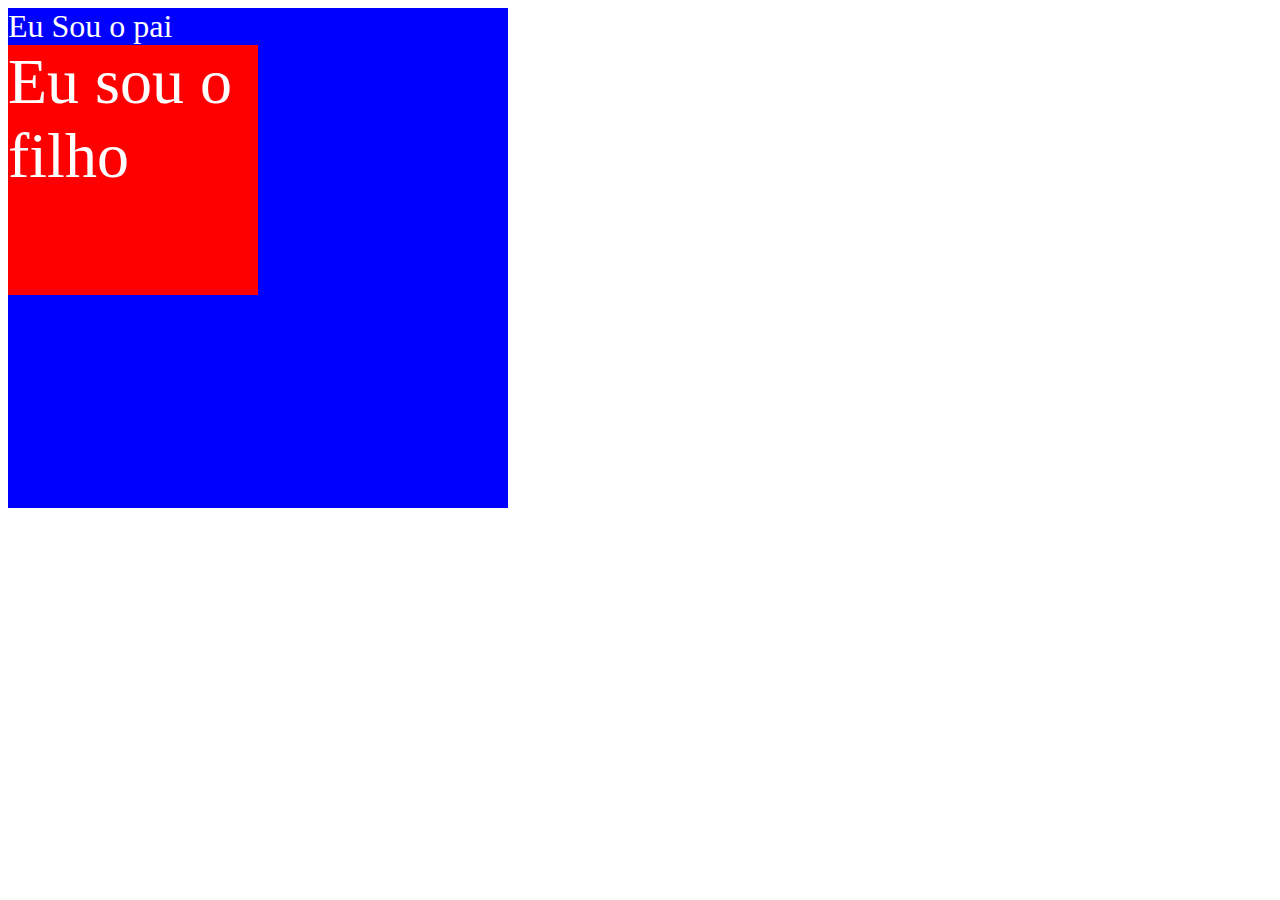
<file: index.html>
<!DOCTYPE html>
<html lang="pt-br">
<head>
    <meta charset="UTF-8">
    <meta http-equiv="X-UA-Compatible" content="IE=edge">
    <meta name="viewport" content="width=device-width, initial-scale=1.0">
    <link rel="stylesheet" href="./styles.css">
    <link rel="preconnect" href="https://fonts.googleapis.com">
    <link rel="preconnect" href="https://fonts.gstatic.com" crossorigin>
    <link rel="preconnect" href="https://fonts.googleapis.com">
    <link rel="preconnect" href="https://fonts.gstatic.com" crossorigin>
    <link href="https://fonts.googleapis.com/css2?family=Roboto:ital,wght@0,100;0,300;0,400;0,500;0,700;0,900;1,100;1,300;1,400;1,500;1,700;1,900&display=swap" rel="stylesheet">
    <title>css</title>
</head>
<body class="vo">
    <div class="pai">Eu Sou o pai
        <div class="filho">Eu sou o filho</div>

        </div>
    
</body>
</html>
</file>
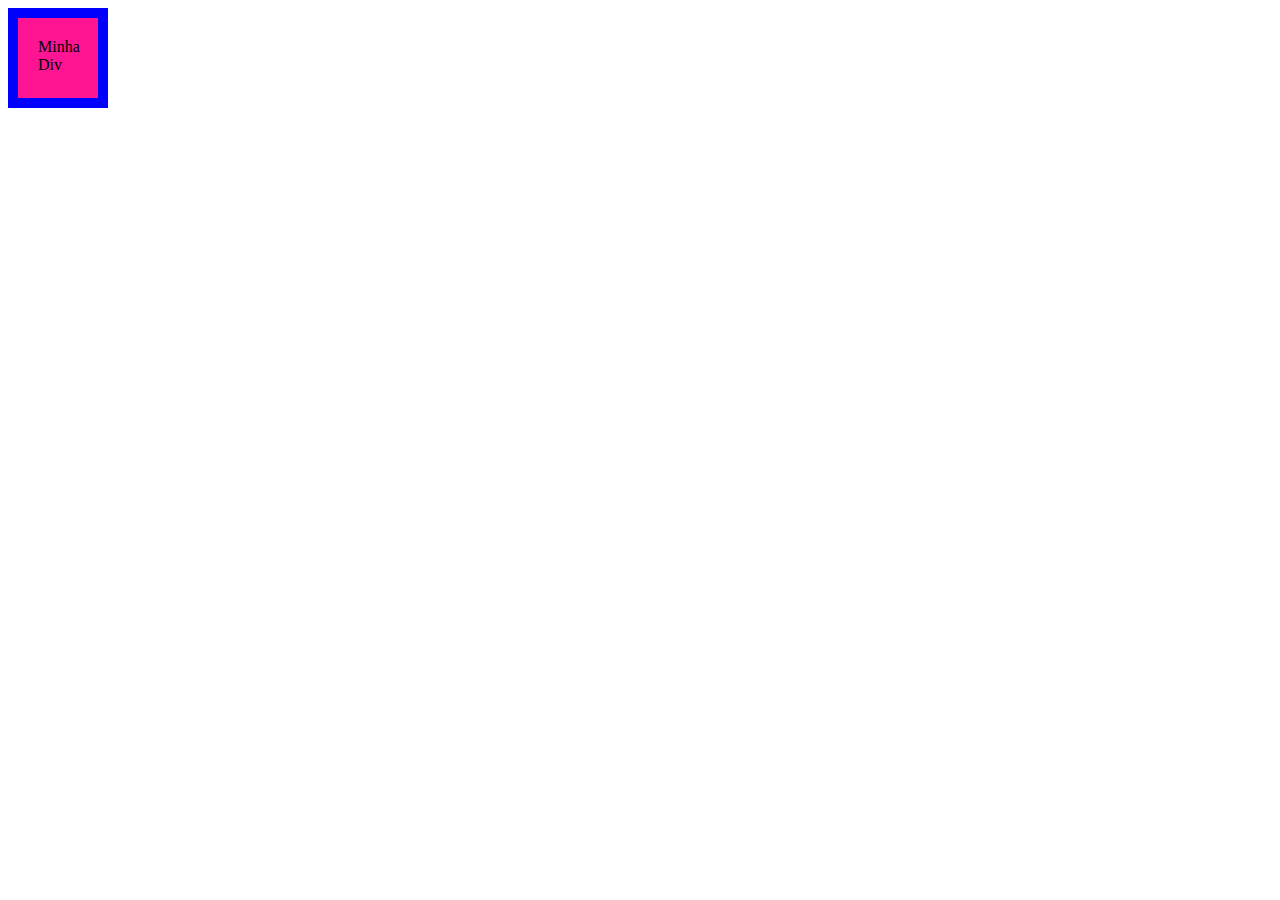
<file: Box-sizing/Index.html>
<!DOCTYPE html>
<html lang="pt-br">
<head>
    <meta charset="UTF-8">
    <meta http-equiv="X-UA-Compatible" content="IE=edge">
    <meta name="viewport" content="width=device-width, initial-scale=1.0">
    <link rel="stylesheet" href="./styles.css">
    <title>Box-Sizing</title>
</head>
<body>
    <div class="box">
        Minha Div
    </div>
    
</body>
</html>
</file>
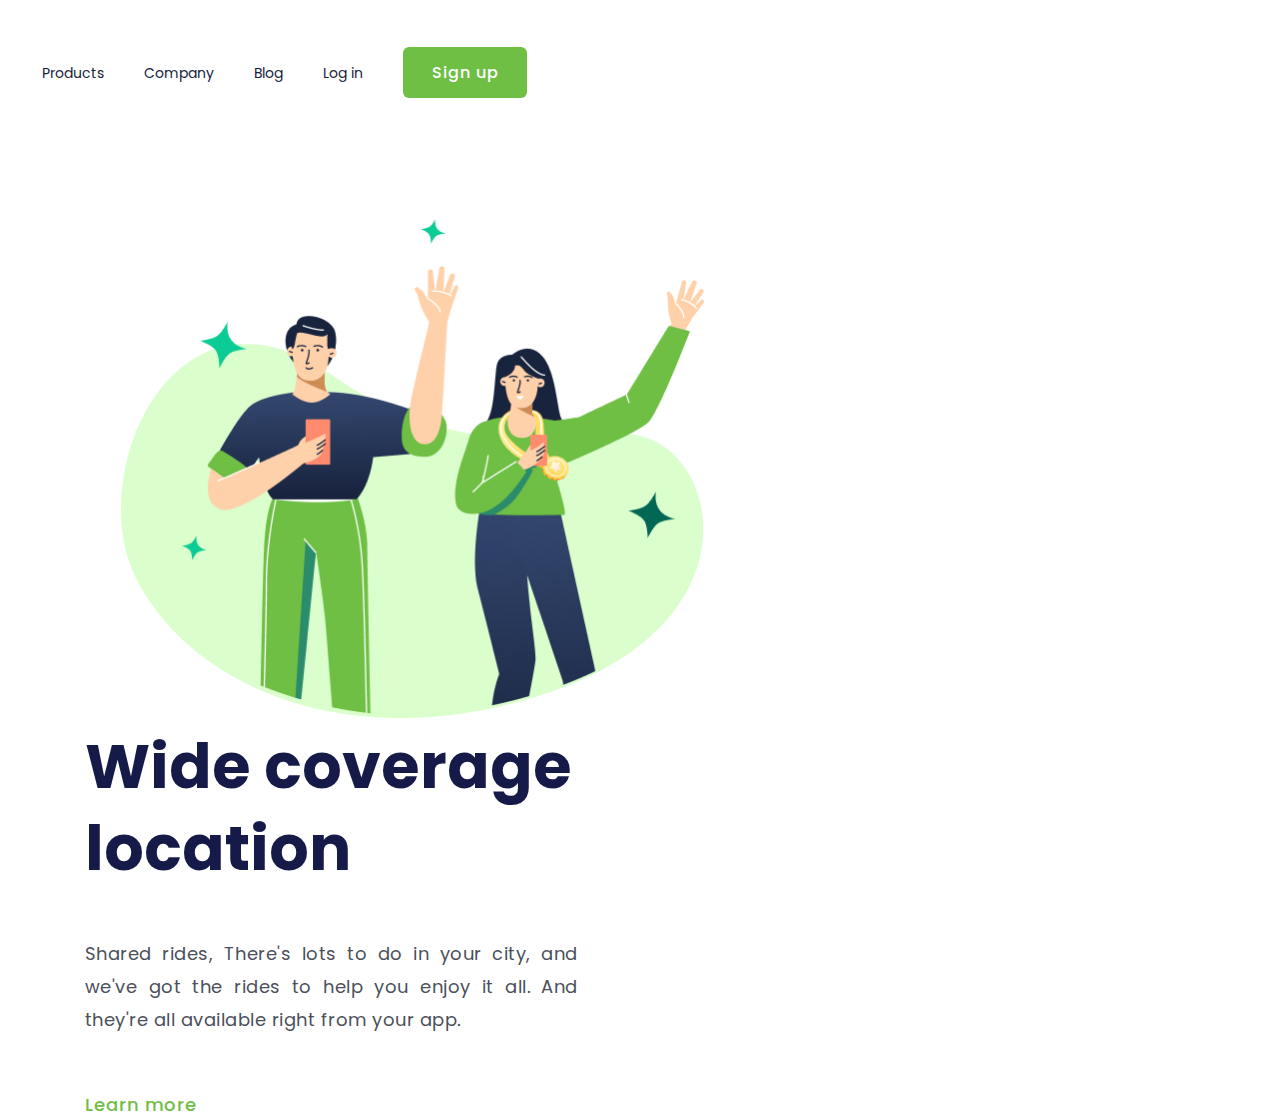
<file: Desafio 1/Index.html>
<!DOCTYPE html>
<html lang="pt-br">
<head>
    <meta charset="UTF-8">
    <meta http-equiv="X-UA-Compatible" content="IE=edge">
    <meta name="viewport" content="width=device-width, initial-scale=1.0">
    <link rel="preconnect" href="https://fonts.googleapis.com">
    <link rel="preconnect" href="https://fonts.gstatic.com" crossorigin>
    <link href="https://fonts.googleapis.com/css2?family=Montserrat:wght@400;500;600;900&family=Poppins:wght@400;500;700&family=Roboto:ital,wght@0,100;0,300;0,400;0,500;0,700;0,900;1,100;1,300;1,400;1,500;1,700;1,900&display=swap" rel="stylesheet">
    <link rel="stylesheet" href="./style.css">
    <title>Wide Coverage Location</title>
</head>

<body>
    <header>
        
        <a href="" class="link-header">Products</a>
        <a href="" class="link-header">Company</a>
        <a href="" class="link-header">Blog</a>
        <a href="" class="link-header">Log in</a>
        
        <button class="button-header">Sign up</button>
        
    </header>
    <main>
        <img src="./assets/wide-coverage.png" alt="Wide coverage Logo">
        <section>
            <h1>
                Wide coverage location
            </h1>
            
            <p>
                Shared rides, There's lots to do in your city, and we've got the rides to help you enjoy it all. And they're all available right from your app.
            </p>

            <a href="" class="section-link">Learn more</a>



        </section>
    </main>
    
</body>
</html>
</file>
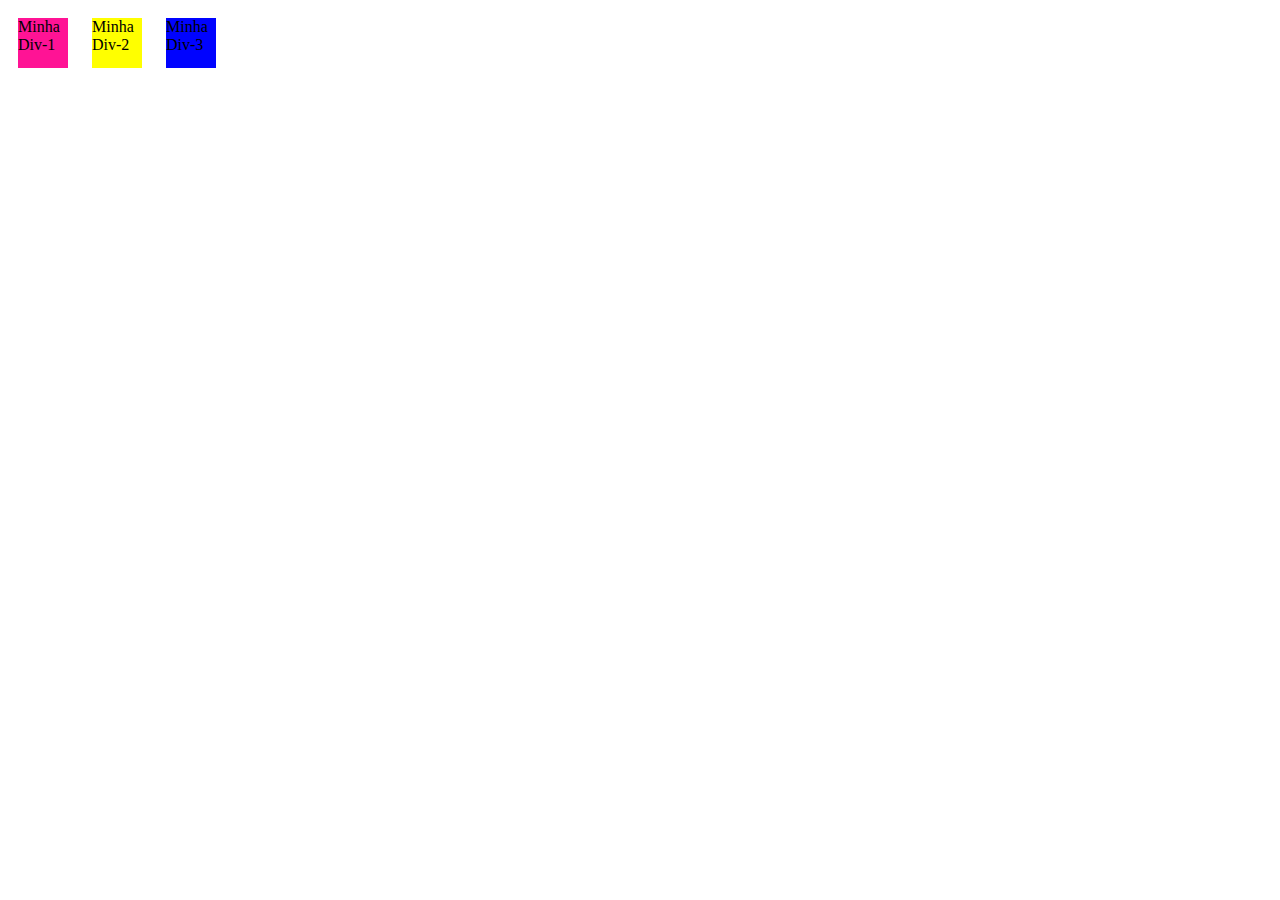
<file: Display/Index.html>
<!DOCTYPE html>
<html lang="pt-br">
<head>
    <meta charset="UTF-8">
    <meta http-equiv="X-UA-Compatible" content="IE=edge">
    <meta name="viewport" content="width=device-width, initial-scale=1.0">
    <link rel="stylesheet" href="./styles.css">
    <title>Display</title>
</head>
<body>
    <div class="box">
        Minha Div-1
    </div>
    
    <div class="box box-2">
        Minha Div-2
    </div>
    
    <div class="box box-3">
        Minha Div-3
    </div>
    
</body>
</html>
</file>
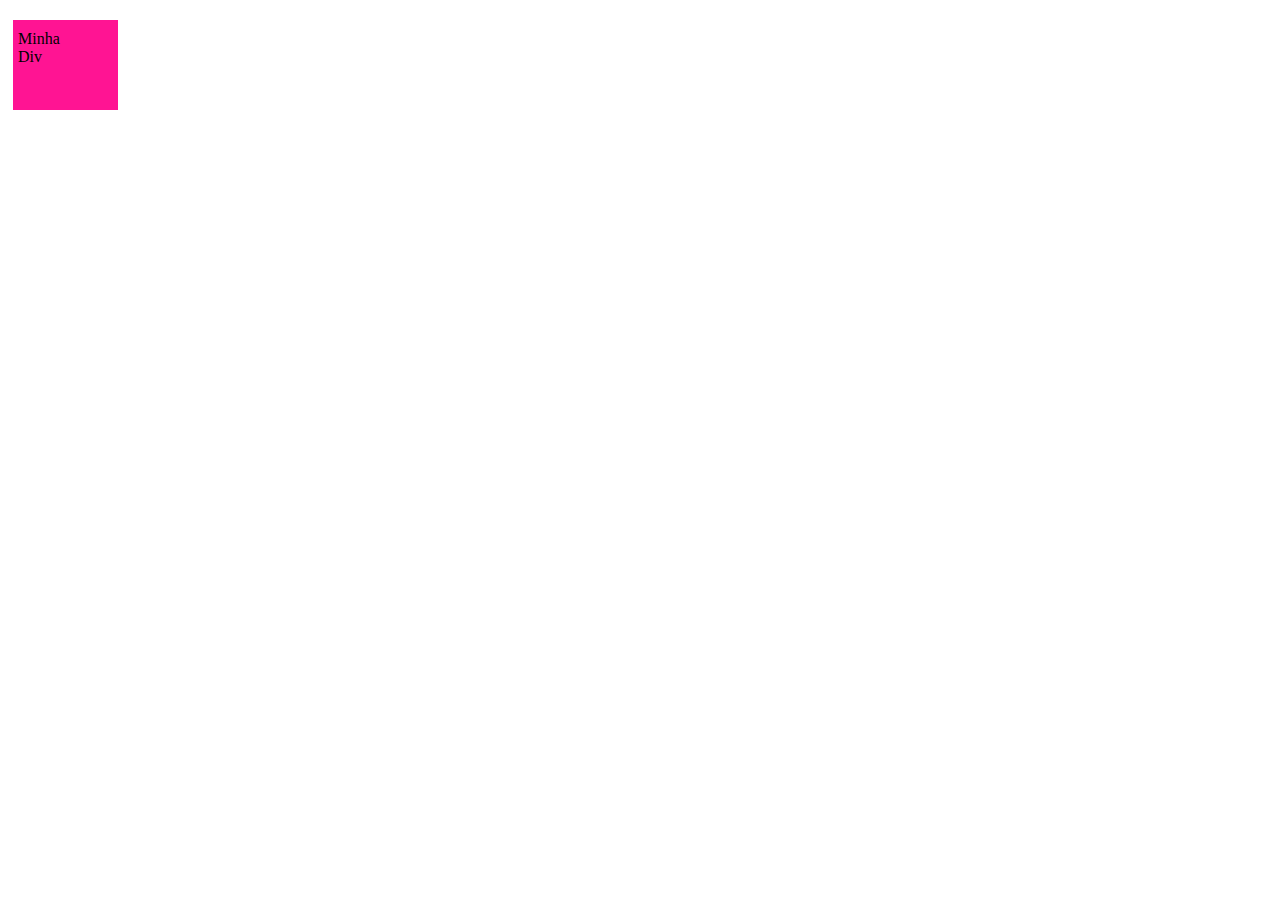
<file: margin&padding/Index.html>
<!DOCTYPE html>
<html lang="pt-br">
<head>
    <meta charset="UTF-8">
    <meta http-equiv="X-UA-Compatible" content="IE=edge">
    <meta name="viewport" content="width=device-width, initial-scale=1.0">
    <link rel="stylesheet" href="./styles.css">
    <title>Margin&Paddin</title>
</head>
<body>
    <div class="box">
        Minha Div
    </div>
    <!--<div class="box-2">
        Minha Div-2
    </div>-->
    
</body>
</html>
</file>
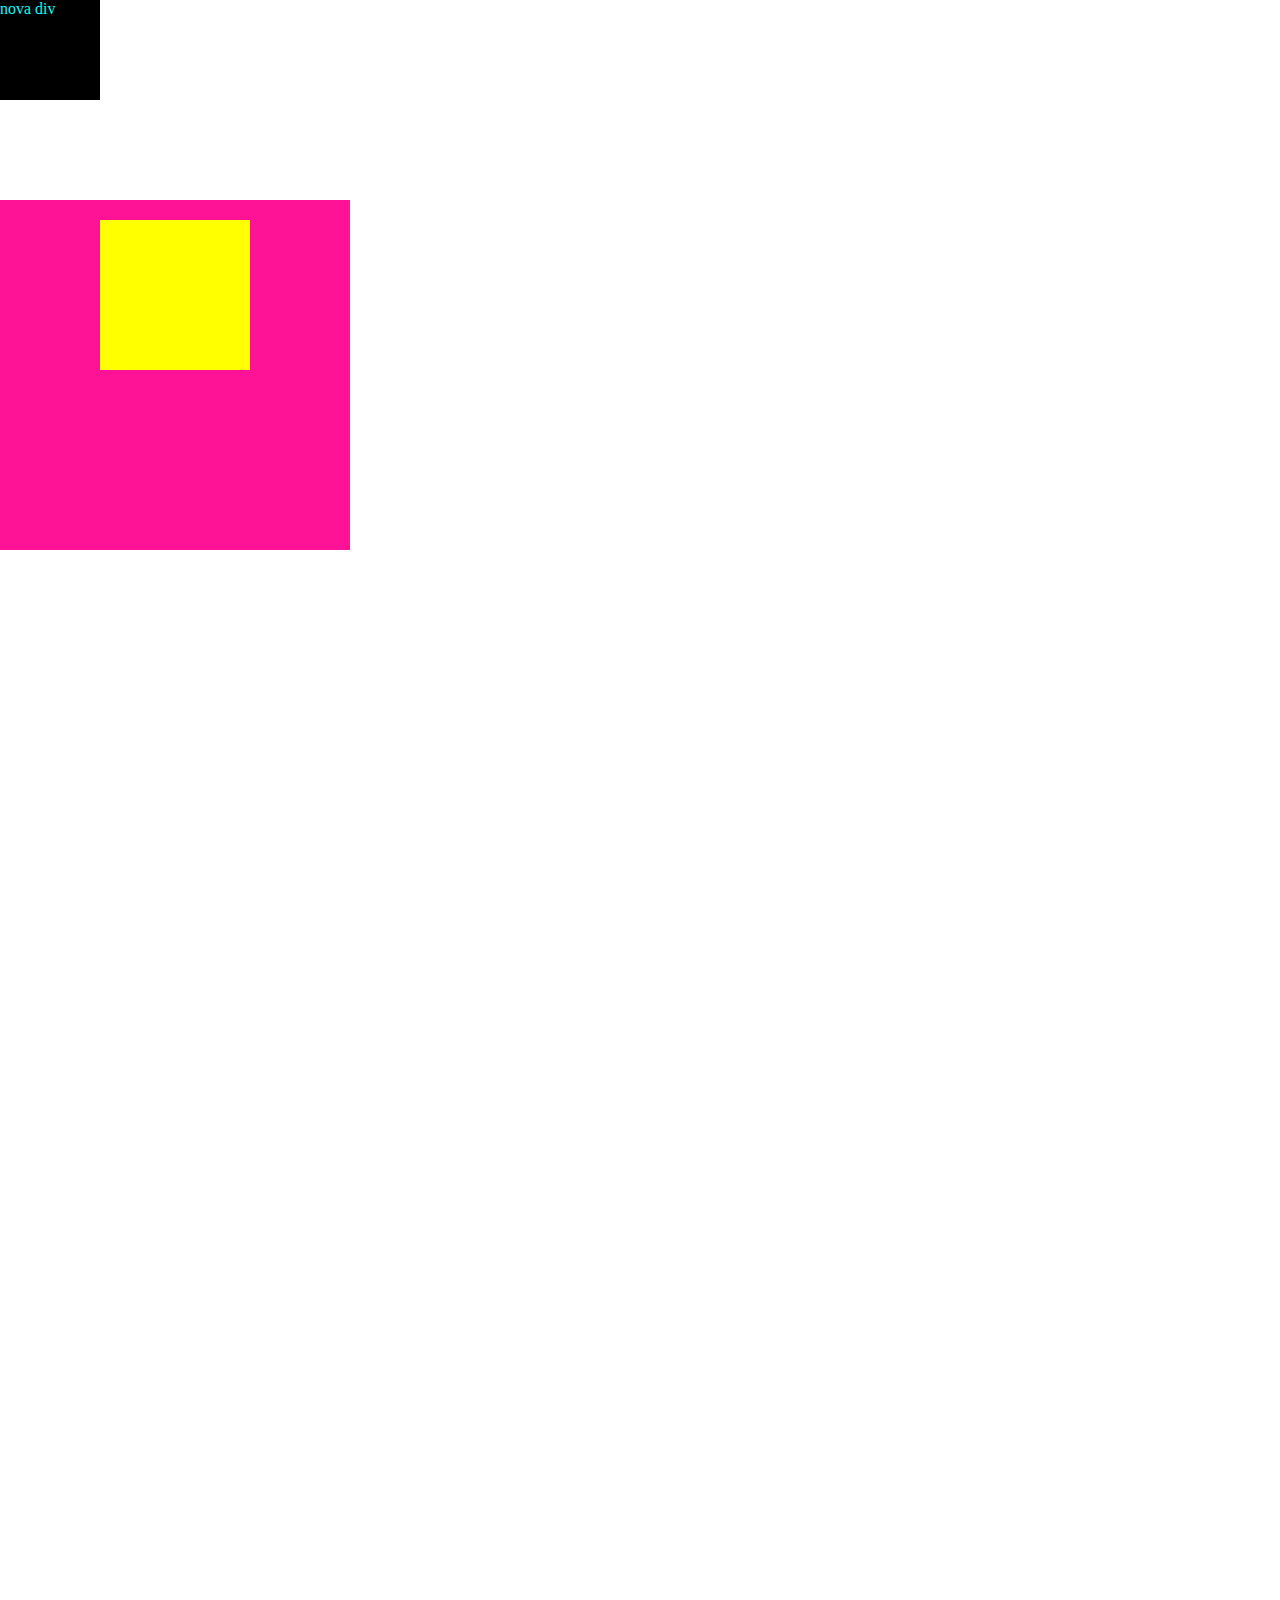
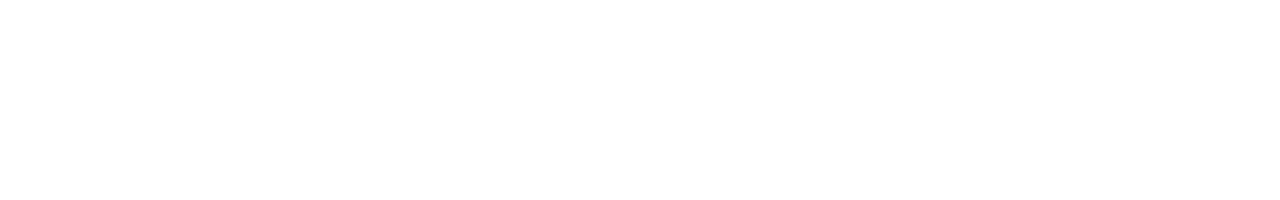
<file: Position/Index.html>
<!DOCTYPE html>
<html lang="pt-br">
<head>
    <meta charset="UTF-8">
    <meta http-equiv="X-UA-Compatible" content="IE=edge">
    <meta name="viewport" content="width=device-width, initial-scale=1.0">
    <link rel="stylesheet" href="./styles.css">
    <title>Position</title>
</head>
<body>
    <div class="div-dad">
        <div class="div-son"></div>
    </div>
    <div class="tanana">nova div</div>
</body>
</html>
</file>
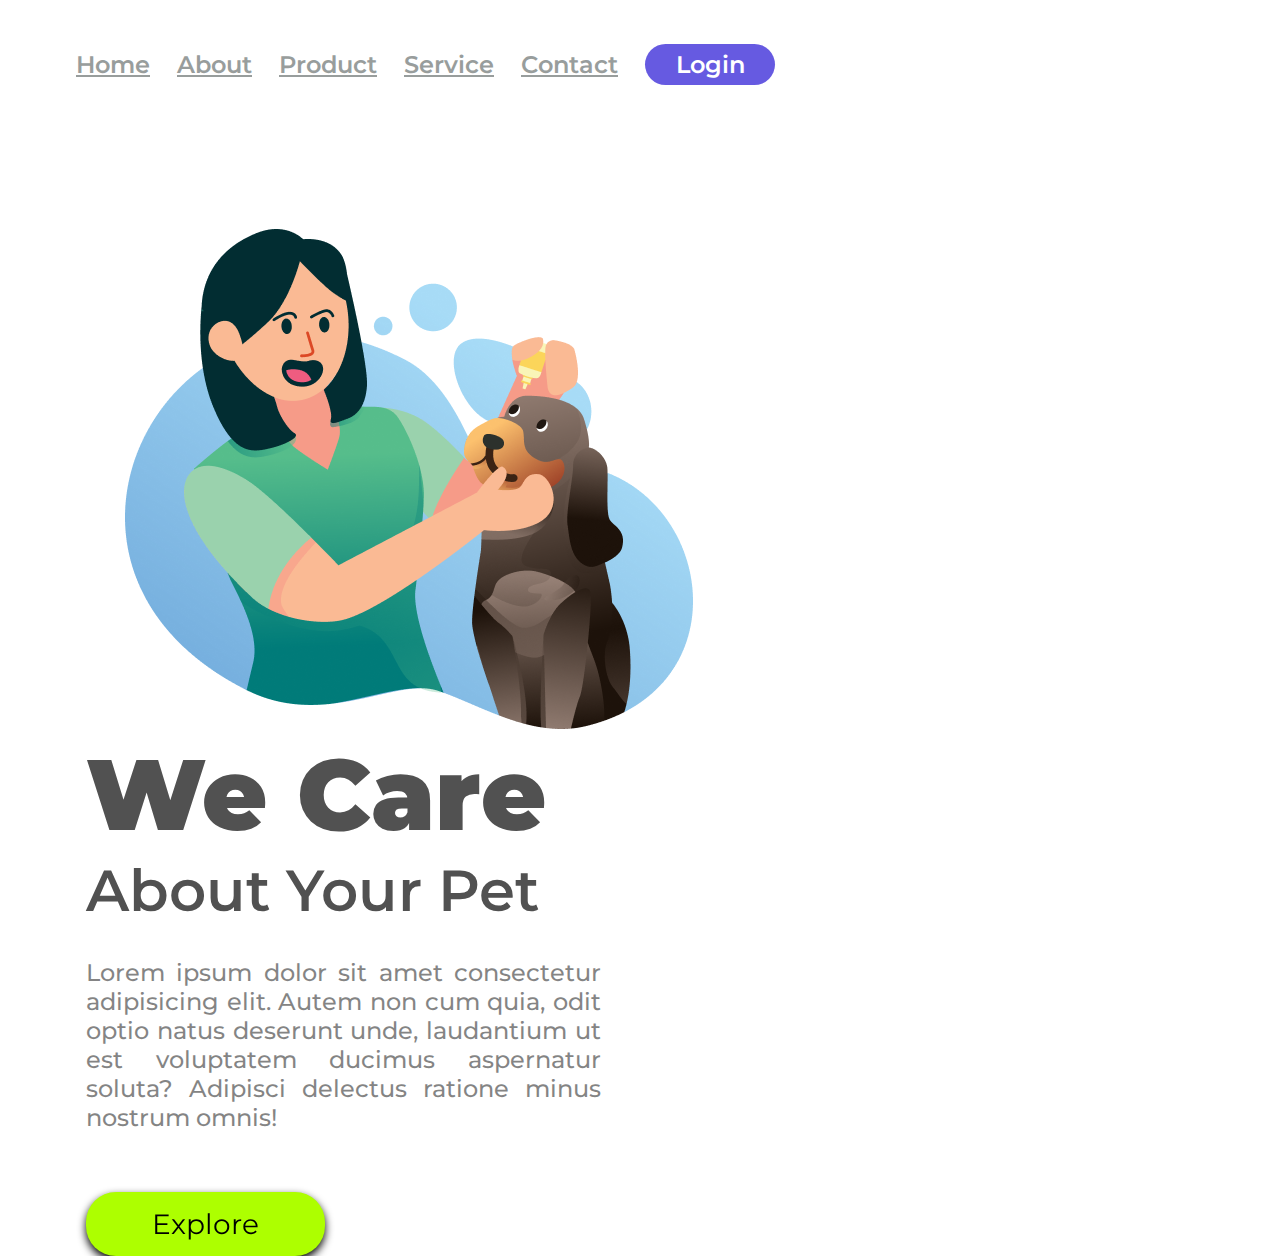
<file: Projeto/Index.html>
<!DOCTYPE html>
<html lang="pt-br">

<head>
    <meta charset="UTF-8">
    <meta http-equiv="X-UA-Compatible" content="IE=edge">
    <meta name="viewport" content="width=device-width, initial-scale=1.0">
    <link rel="preconnect" href="https://fonts.googleapis.com">
    <link rel="preconnect" href="https://fonts.gstatic.com" crossorigin>
    <link
        href="https://fonts.googleapis.com/css2?family=Montserrat:wght@400;500;600;900&family=Roboto:ital,wght@0,100;0,300;0,400;0,500;0,700;0,900;1,100;1,300;1,400;1,500;1,700;1,900&display=swap"
        rel="stylesheet">
    <link rel="stylesheet" href="./styles.css">
    <title>We Care</title>
</head>

<body>
    <header>
        <a href="" class="link-header">Home</a>
        <a href="" class="link-header">About</a>
        <a href="" class="link-header">Product</a>
        <a href="" class="link-header">Service</a>
        <a href="" class="link-header">Contact</a>
        <button class="button-header">Login</button>
    </header>
    <main>
        <img src="./img/we-care.png" alt="we-care-logo" class="logo-image">
        <section>
            <h1>We Care</h1>
            <h2>About Your Pet</h2>
            <p>Lorem ipsum dolor sit amet consectetur adipisicing elit. Autem non cum quia, odit optio natus deserunt
                unde,
                laudantium ut est voluptatem ducimus aspernatur soluta? Adipisci delectus ratione minus nostrum omnis!
            </p>
            <button class="button-main">Explore</button>
        </section>
    </main>
</body>

</html>
</file>
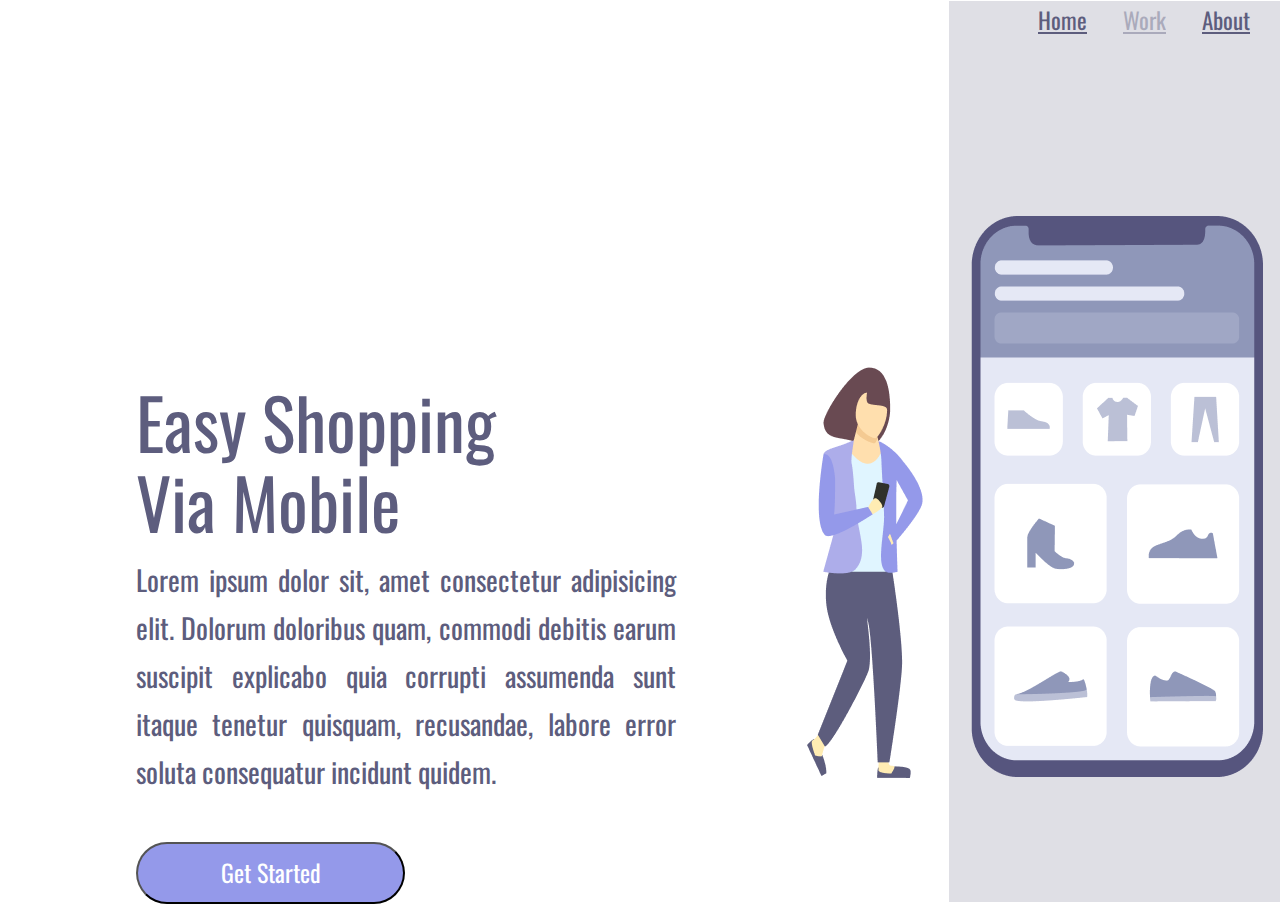
<file: Projeto2/Index.html>
<!DOCTYPE html>
<html lang="pt-br">
<head>
    <meta charset="UTF-8">
    <meta http-equiv="X-UA-Compatible" content="IE=edge">
    <meta name="viewport" content="width=device-width, initial-scale=1.0">
    <link rel="stylesheet" href="./styles.css">
    <title>Easy Shopping Via Mobile</title>
</head>
    <div></div>
        <header>
            <a href="" class="link-header">Home</a>
            <a href="" class="link-header">Work</a>
            <a href="" class="link-header">About</a>
            <a href="" class="link-header">Contact</a>
        </header>
    
<body>
   <img src="./img/easy-shopping-logo.png" alt="Easy Shopping Logo">
    <section>
        <h1>Easy Shopping Via Mobile</h1>

        <p>Lorem ipsum dolor sit, amet consectetur adipisicing elit. Dolorum doloribus quam, commodi debitis earum suscipit explicabo quia corrupti assumenda sunt itaque tenetur quisquam, recusandae, labore error soluta consequatur incidunt quidem.</p>

        <button>Get Started</button>
    </section>
    
</body>
</html>
</file>
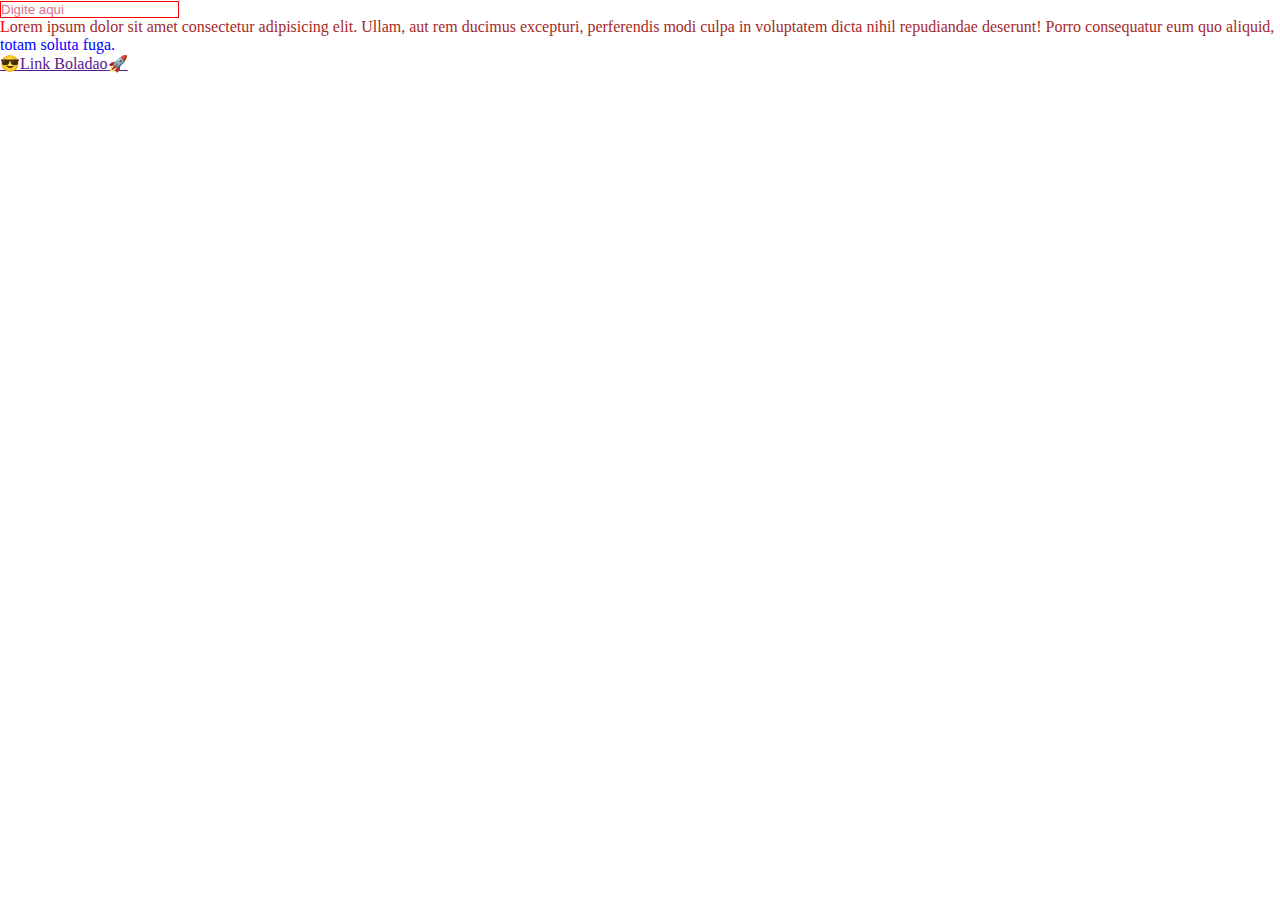
<file: PseudoElementos/Index.html>
<!DOCTYPE html>
<html lang="pt-br">
<head>
    <meta charset="UTF-8">
    <meta http-equiv="X-UA-Compatible" content="IE=edge">
    <meta name="viewport" content="width=device-width, initial-scale=1.0">
    <link rel="stylesheet" href="./styles.css">
    <title>Pseudo Elementos</title>
</head>
<body>
    <input placeholder="Digite aqui">
    <p>Lorem ipsum dolor sit amet consectetur adipisicing elit. Ullam, aut rem ducimus excepturi, perferendis modi culpa in voluptatem dicta nihil repudiandae deserunt! Porro consequatur eum quo aliquid, totam soluta fuga.</p>
    <!--Supomos que queremos colocar uma configuração diferente na primeira letra deste paragrafo, poderiamos usar o spam-->
    <a href="">Link Boladao</a>
    
</body>
</html>

<!--Pseudo Elementos - e a forma que podemos estilizar de outras-->
</file>
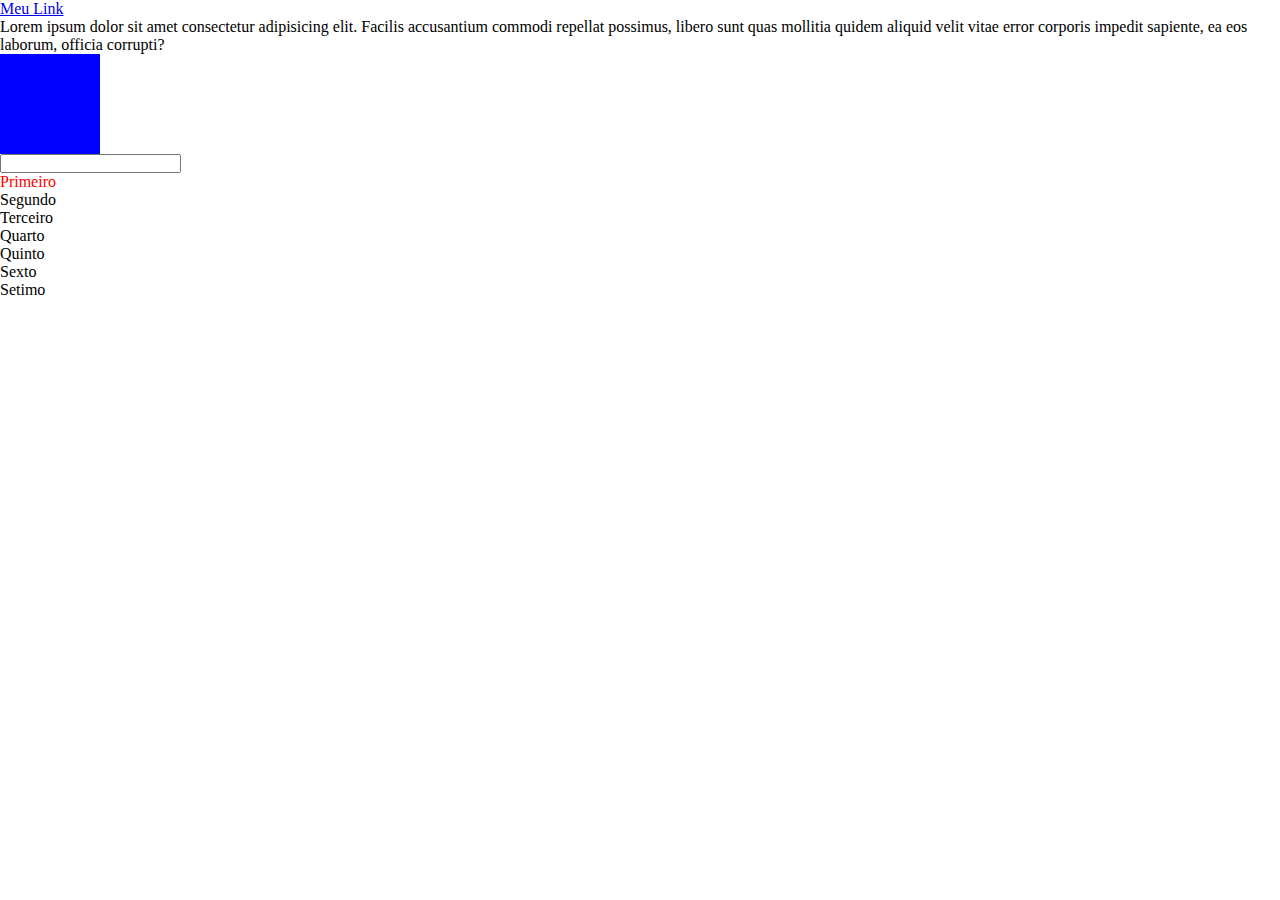
<file: PseudosClasses/Index.html>
<!DOCTYPE html>
<html lang="pt-br">
<head>
    <meta charset="UTF-8">
    <meta http-equiv="X-UA-Compatible" content="IE=edge">
    <meta name="viewport" content="width=device-width, initial-scale=1.0">
    <link rel="stylesheet" href="./styles.css">
    <title>Pseudo Classes</title>
</head>
<body>
    <a href="jhjahfjhasfjh">Meu Link</a>
    
    <p>Lorem ipsum dolor sit amet consectetur adipisicing elit. Facilis accusantium commodi repellat possimus, libero sunt quas mollitia quidem aliquid velit vitae error corporis impedit sapiente, ea eos laborum, officia corrupti?</p>

    <div class="container"></div>

    <input>
    <ul>
        <li>Primeiro</li>
        <li>Segundo</li>
        <li>Terceiro</li>
        <li>Quarto</li>
        <li>Quinto</li>
        <li>Sexto</li>
        <li>Setimo</li>
    </ul>

</body>
</html>
</file>
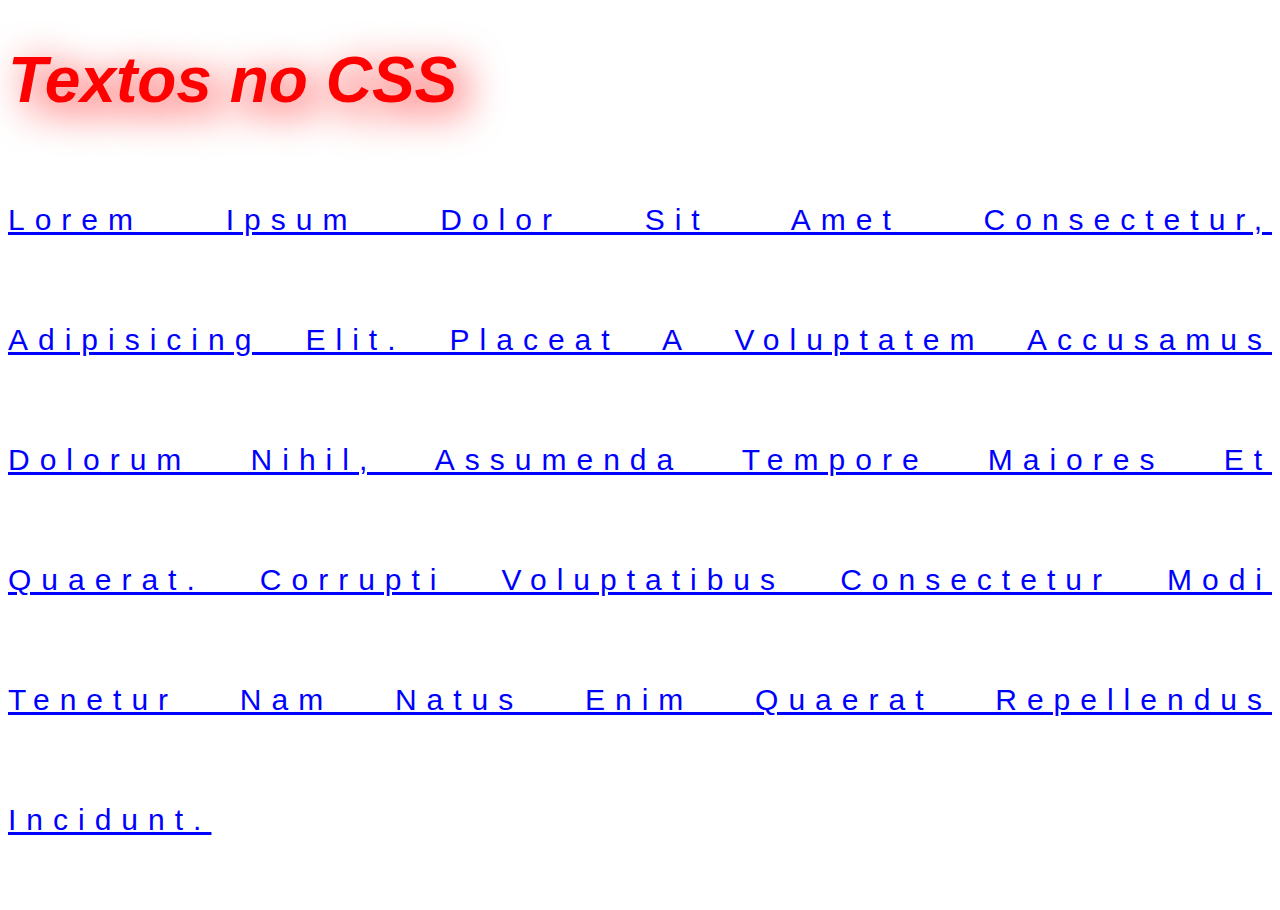
<file: textos/Index.html>
<!DOCTYPE html>
<html lang="pt-br">
<head>
    <meta charset="UTF-8">
    <meta http-equiv="X-UA-Compatible" content="IE=edge">
    <meta name="viewport" content="width=device-width, initial-scale=1.0">
    <link rel="stylesheet" href="./styles.css">
    <title>CSS</title>
</head>
<body>
    <h1>Textos no CSS</h1>
    <p>Lorem ipsum dolor sit amet consectetur, adipisicing elit. Placeat a voluptatem accusamus dolorum nihil, assumenda tempore maiores et quaerat. Corrupti voluptatibus consectetur modi tenetur nam natus enim quaerat repellendus incidunt.</p>
    
</body>
</html>
</file>
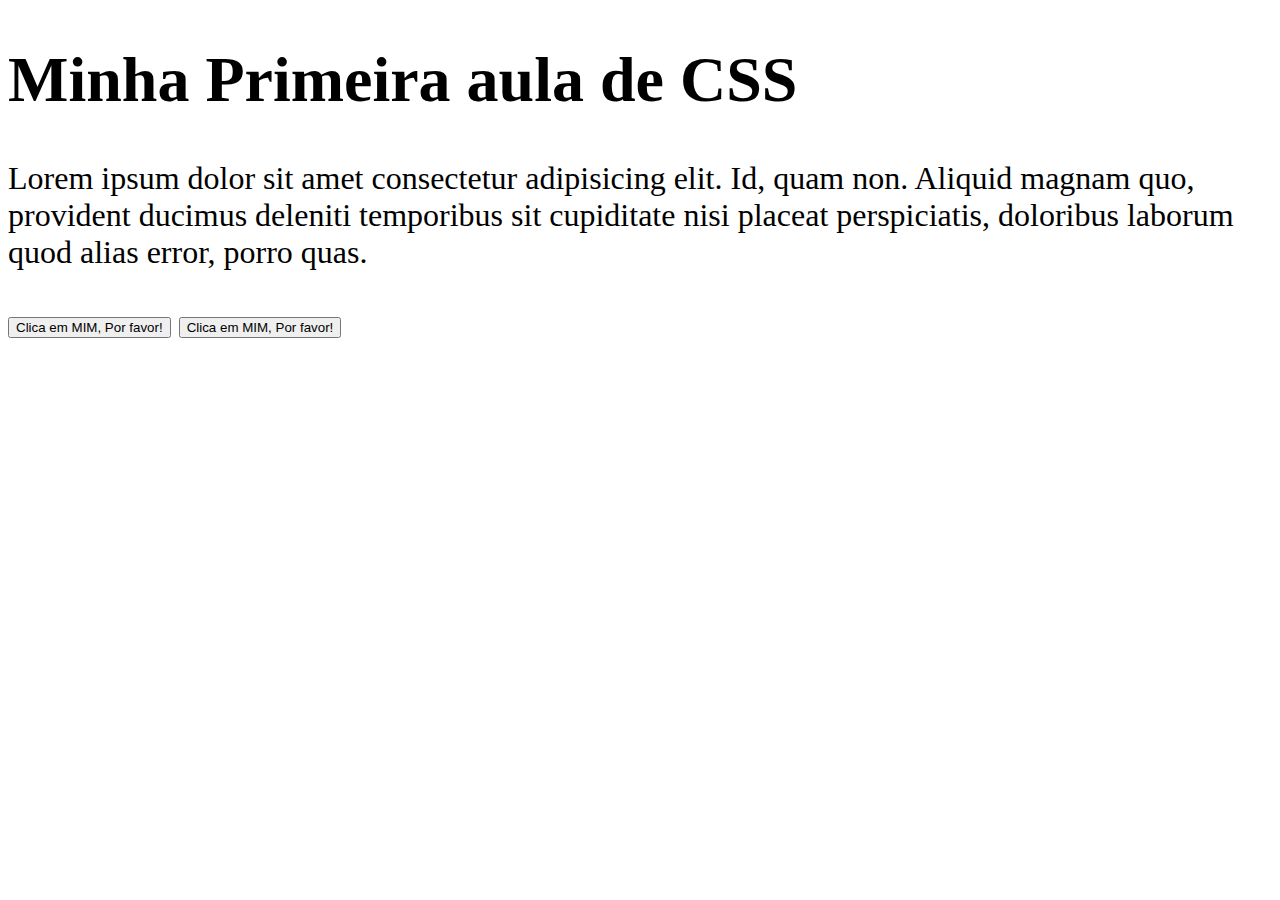
<file: Index1.html>
<!DOCTYPE html>
<html lang="pt-br">
<head>
    <meta charset="UTF-8">
    <meta http-equiv="X-UA-Compatible" content="IE=edge">
    <meta name="viewport" content="width=device-width, initial-scale=1.0">
    <link rel="stylesheet" href="./styles.css"><!--Aqui apontaremos onde esta a nossa folha de stilo, no rel é o tipo de relacionamento, e href é o arquivo que ira configurar os stilos-->
    <title>CSS</title>
</head>
<body>
    <h1 class="titulo">Minha Primeira aula de CSS</h1>
    <p>Lorem ipsum dolor sit amet consectetur adipisicing elit. Id, quam non. Aliquid magnam quo, provident ducimus deleniti temporibus sit cupiditate nisi placeat perspiciatis, doloribus laborum quod alias error, porro quas.</p>
    <button class="botao">Clica em MIM, Por favor!</button>
    <button id="outro-botao">Clica em MIM, Por favor!</button>

    
</body>

<!--Coloca a tag que queremos alterar-->
<!--Aqui colocamos a propriedade que queremos alterar, ; é obrigatorio-->

<!--Depois do body podemos implantar a tag de stilo,  precisamos avisar quem queremos estilizar e como estilizar.-->
<!--Dentro do paragrafo estamos alterando o tamanho da fonte e cor, p ponto e virgula é obrigatorio.-->

</html>
</file>
<file: styles.css>
html {
    font-size: 32px;
}

.vo{
    font-size: 16px;
}

.pai {
    width: 500px;
    height: 500px;
    background: #0000ff;
    color: #ffffff;
    font-size: 32px;
}

.filho {
    width: 50%;
    height: 50%;
    background: #ff0000;
    color: #ffffff;
    font-size: 2em;
}




/*.titulo, .botao, p, #outro-botao {

/*
UNIDADES DE MEDIDAS

-> ABSOLUTAS
px (pixels) mais usado
in (inches/polegadas) mas podemos usar tbm
cm/mm (centimetro/ milimetro) mas podemos usar tbm

-> RELATIVAS - são relativas a alguém
% calcula o tamanho relativo ao elemento pai
vw (view width) 1vw é 1% da largura da janela do navegador
vh (view height) 1vh é 1% da altura da janela do navegador
em é uma unidade de medida relativa ao elemento pai
rem é uma unidade de medida relativa ao elemento raiz
se houver comentario sempre inserir ao final

*/
</file>
<file: Box-sizing/styles.css>
* {
    box-sizing: border-box;/* Quando selecionamos esta propriedade border-box não deixa a caixa crescer, caso coloquemos o content box vai crescer conforme aumenta os itens.*/
}


.box {
    width: 100px;
    height: 100px;
    background: #ff1493;
    padding: 20px;
    border: 10px solid #0000ff;/*Para configurar a largura da borda temos 3 propriedades a primeira é a largura a segunda é o tipo a ultima é a cor.*/
}
</file>
<file: Desafio 1/style.css>
* {
    font-family: 'Poppins', sans-serif;
    margin: 0;
    padding: 0;
    box-sizing: border-box;
}

header {
    margin: 47px 0  121px 42px;
   
}

.link-header {
    font-weight: 400;
    font-size: 14px;
    line-height: 21px;
    color: #17233D;
    cursor: pointer;
    height: 21px;
    margin-right: 36px;
    text-decoration: none;
}
.button-header {
    background: #6fbf44;
    border: 1px solid #4cb538;
    border-radius: 6px;
    width: 124px;
    height: 51px;
    border: none;
    font-weight: 500;
    font-size: 16px;
    line-height: 24px;
    letter-spacing: 1px;
    color: #ffffff;
    cursor: pointer;

}

img {
    width: 595.18px;
    height: 500px;
    margin-left: 121px;
    display: inline-block; 
}

section {
    display: inline-block;
    margin-left: 84.82px;
}
h1 {
    width: 582px;
    font-weight: 700;
    font-size: 62px;
    line-height: 82px;
    color: #161a49;
}
p {
    width: 493px;
    font-weight: 400;
    font-size: 18px;
    line-height: 33px;
    letter-spacing: 0.5px;
    color: #4b505a;
    text-align: justify;
    margin-top: 47px;
    margin-bottom: 55px;
}

.section-link {
    width: 127px;
    height: 27px;
    top: 707px;
    font-weight: 500;
    font-size: 18px;
    line-height: 27px;
    letter-spacing: 1px;
    color: #6fbf44;
    cursor: pointer;
    text-decoration: none;
    
}
</file>
<file: Display/styles.css>
.box {
    background: #ff1395;
    height: 50px;
    width: 50px;
    margin: 10px;
    display: inline-block;
}

.box-2 {
    background: #ffff00;
}
.box-3 {
    background: #0003ff;
}

/* 


Podemos adicionar mais de uma classe a box, pois como ja se sabe o CSS aplica as configurações em forma de cascata prevalecendo a ultima.

DISPLAY

    - BLOCK
    - INLINE
    - INLINE-BLOCK

    - GRID
    - FLEX

    BLOCK
    Vem com padrão: div, section, p, h1,h1, ul, li, article...se não colocarmos nada vem por padrão

    - ocupa 100% da largura do elemento pai
    - Sempre ocupa toda a sua linha
    - Altura definida de acordo com o conteudo, se tirarmos o  height ele se ajusta ao conteudo.
    - podemos definir height e width
    - podemos definir valores de margin

    INLINE
    Vem como padrao a, span, b, i ....
    JOga o conteudo na tela em linha, não aceita valores de heigth e width vai se ajustar ao conteudo e ignora os valores de margin top e bottom, pegando o elemento e tratando como uma palavra.

    INLINE-BLOCK
    - Elementos em linha, porém com caracteristicas de display block
    - Altura e largura podem ser alteradas


*/
</file>
<file: margin&padding/styles.css>
.box {
    width: 50px;
    height: 50px;
    background: #ff1493;
    /*padding: 60px;Expande de dentro para fora, paddin é interno, desta forma aplicasse as configurações de padding para os 4 lados da div */
    /*margin: 20px;cria uma margen ao redor da div, a margen é externo, desta forma aplicasse as configurações de margen para os 4 lados da div */
    margin-top: 20px;
    margin-bottom: 30px;
    margin-right: 10px;
    margin-left: 5px; /*Essas configurações podemos usar tanto no margin como no padding.*/

    padding: 10px 50px 30px 5px;/*desta forma configuramos em apenas uma linha os 4 lados da div, de forma que o primeiro valor é top, o segundo é right o terceiro e bottom e o quarto é left, podemos aplicar tanto para o margin como o padding, quando colocamos apenas dois valores ele entende que um valor é top e botton e o outro right e left, quando colocamos 3 valores o primeiro é top, o segundo é right e left o terceiro é bottom.*/







}
/*
.box-2 {
    width: 50px;
    height: 50px;
    background: 9932cc;
    margin: 50px;
    padding: 60px;
}
*/
</file>
<file: Position/styles.css>
/* Quando criamos os elementos o html sempre joga o maximo acima e a esquerda que são os casos da div, esse é o padrão dos elemento com o position podemos mudar a posição destes elemento.

position: static (padrão) não aceita valores de top, bottom, right e left

position: fixed fixa o elemento na tela, como se o elemento flutuasse e outros elementos ficam atrás dele, podemos mover ele em qualquer direção, mesmo rolando a pagina ela fica fixa em relação aos demais elementos as filhas seguem o pai, não podemos inserir o top e o bottom juntos da conflito

position: sticky age como um adesivo, fixa o elemento só onde eu determinar, para que ele funcione temos que dar o valor de top bottom left ou right ele vai junto com a rolagem da pagina no local que determinamos, quando chegar no limite de pixels que colocamos ele vai parar de rolar.

position: relative posição relativa a posição inicial dele, elemento vai se posicionar referente a posição inicial dele

position: absolute posição absoluta (fixa) a algum elemento ou pagina, o  posicion absolute flutua na pagina, o relative ele não flutua mas cobre eo elementos da cascata
            SE não tiver pai ou pai for static -> Posiciona referente a pagina, como ele não tem pai ele fica referente ao topo da pagina tela, assim o filho pode ignorar o pai.
            SE o pai não for static -> Posiciona referente ao pai, aqui ele não ignora o pai
propriedades
    top
    bottom
    left
    right
*/

* {
    margin: 0;
    padding: 0;
    box-sizing: border-box;
    height: 200vh;
    width: 200vw;
}

.div-dad {
    height: 350px;
    width: 350px;
    background-color: #ff1396;
    position: absolute; /*Como o pai não é static a posição do filho será relativa ao pai, se fosse estatic a posiçãde dele seria relativa a pagina*/
    margin-top: 200px;
    
    /*position: sticky;*/
    /*top: 20px;*/ /*delimita ate que distancia da borda superior vamos chegar*/
    /*left: 20px;*/ /*delimita ate que distancia da borda esquerda vamos chegar*/
    /*position: fixed;
    left: 100px;
    top: 0px;*//* no position usamos apenas top, right, botton, left, posição fica fixa mesmo com a rolagem da tela e o filho vai junto, evitar os conflitos.*/
}

.div-son {
    height: 150px;
    width: 150px;
    background: #ffff00;
    /*position: relative;
    top: 50px;*/
    position: absolute;
    margin-top: 20px;
    left: 100px;
    
}

.tanana {
    height: 100px;
    width: 100px;
    background: black;
    color: aqua;
    /*position: relative;*/
    /*top: 20px;*//*vai se posicionar referente 20px ao topo*/

    
    
}
</file>
<file: Projeto/styles.css>
* {
    font-family: 'Montserrat', sans-serif;
    margin: 0;
    padding: 0;
    box-sizing: border-box;
}
header {
    margin: 44px 0 144px 76px;
}

.link-header {
    font-weight: 600;
    font-size: 24px;
    line-height: 29px;
    color: #989d9c;
    cursor: pointer;
    margin-right: 23px;
}

.button-header {
    background: #665ae1;
    border-radius: 20.5px;
    width: 130px;
    height: 41px;
    border: none;
    font-weight: 600;
    font-size: 24px;
    line-height: 29px;
    color: #ffffff;
    cursor: pointer;
}

.logo-image {
    width: 568px;
    height: 500px;
    margin-left: 125px;
    display: inline-block;
}
section {
    display: inline-block;
    margin-left: 86px;
}
h1 {
    font-weight: 980;
    font-size: 100px;
    line-height: 122px;
    color: #515151;
}

h2 {
    font-weight: 580;
    font-size: 58px;
    line-height: 71px;
    color: #515151;
}

p {
    font-weight: 480;
    font-size: 24px;
    line-height: 29px;
    color: #848484;
    width: 515px;
    margin-top: 32px;
    margin-bottom: 60px;
    text-align: justify;
}
.button-main {
    background: #adff00;
    border-radius: 30px;
    width: 239px;
    height: 64px;
    border: none;
    cursor: pointer;
    filter: drop-shadow(0px 4px 4px #000000);
    font-size: 28px;
    line-height: 34px;
    color: #000000;

}
</file>
<file: Projeto2/styles.css>
@import url('https://fonts.googleapis.com/css2?family=Oswald&display=swap');

* {
    margin: 0;
    padding: 0;
    box-sizing: border-box;
    font-family: 'Oswald', sans-serif;
}



div {
    width: 491px;
    height: 901px;
    margin-top: 1px;
    margin-left: 949px;
    background: #5d5d7d;
    position: absolute;
    opacity: 0.20;
    
}

.link-header {
    left: 1006px;
    margin-left: 32px;
    margin-top: 23;
    font-weight: 400;
    font-size: 23px;
    line-height: 41.5px;
    color: #5d5d7d;
    cursor: pointer;
    position: relative;   
}
img {
    width: 456px;
    height: 561.95px;
    top: 216px;
    margin-left: 807px;
    position: absolute;
       
}
h1 {
    width: 368px;
    height: 160px;
    font-weight: 400;
    font-size: 70px;
    line-height: 80px;
    position: absolute;
    top: 381px;
    left: 136px;
    color: #5d5d7e;
}
p {
    width: 540px;
    height: 144px;
    font-weight: 400;
    font-size: 28px;
    line-height: 48px;
    text-align: justify;
    position: absolute;
    top: 556px;
    left: 136px;
    color: #5D5D7D;
}
button {
    width: 269px;
    height: 62px;
    background: #9499ea;
    border-radius: 50px;
    margin-top: 800px;
    margin-left: 136px;
    font-weight: 400;
    font-size: 24px;
    line-height: 35.57px;
    color: #ffffff;
    cursor: pointer;

}
button:hover {
    opacity: 0.8;
}
button:active {
    opacity: 0.5;
}



a:nth-child(2) {
    opacity: 0.4;
}

a:hover {
    opacity: 0.5;
}
a:active {
    opacity: 0.3;
}

@media screen and (max-width: 900px) {
    h1 {
        width: 268px;
        height: 104px;
        top: 58px;
        left: 54px;
        text-align: center;
        font-size: 36px;
        line-height: 52px;
    } 
    p {
        width: 296px;
        height: 96px;
        top: 177px;
        left: 40px;
        text-align: center;
        font-size: 14px;
        line-height: 24px;
    }

    button {
        width: 269px;
        height: 62px;
        margin-top: 288px;
        margin-left: 54px;
        position: absolute;
    }

    img {
        width: 271px;
        height: 322.95px;
        margin-top: 260px;
        margin-left: 51px;
        position: absolute;
        
    }
    div {
        width: 412px;
        height: 500px;
        margin-top: 440px;
        margin-left: 0;
        background: #5D5D7D;
    }

    button:hover {
        opacity: 0.8;
    }
    
    button:active {
        opacity: 0.3;
    }
}
</file>
<file: PseudoElementos/styles.css>
* {
    margin: 0;
    padding: 0;
    box-sizing: border-box;
}
/*Aqui podemos fazer uma configuração simples de forma direta ao elemento, mas como trocar do placeholder*/
input {
    border: 1px solid red;
    color: blue;
}
/*Suposmos que queremos trocar as configurações do placeholder, ai é onde entra os psudoelementos, entao selecionamos os elemento e colocamos dois pontos duas vezes ex: input::placeholder {} assim podemos trocar as configurações especificas dele*/

input::placeholder {
    color: palevioletred;

}
p {
    color: blue;
}
p::first-letter {
    color: red;/*Alteramos a configuração da primeira letra do paragrafo.*/
}
p::first-line { /*Alteramos a configuração da primeira linha do paragrafo*/
    color: brown;
}
a::after {  /*Aqui podemos coloccar itens antes ou depois do link, usando as mesma tecnica do pseudoelementos. assim coolocamos o emoticon antes e depois dos link.*/
    content: "🚀";
}
a::before {
    content: "😎"; /*Aqui podemos coloccar itens antes ou depois do link, usando as mesma tecnica do pseudoelementos. assim coolocamos o emoticon antes e depois dos link.*/
}
</file>
<file: PseudosClasses/styles.css>
/*PSEUDO CLASSES
Imagine quando passamos o mouse por cima de um botao e ele muda de formato.

:active - quando o elemento está ativo, ou seja, esta sendo pressionado
:visited - seleciona o link que foi visitado
:hover - quando  o mouse passa encima do elemento
:checked - usado em radio /check box /select
:disabled - elemento desabilitado/button/input
:enabled - elemento esta habilitado
:focus - é aplicada quando um elemento recebe o foco, o que pode ocorrer quando o usuário seleciona o elemento.
:empty - elemento que não tem filho

:first-child - primeiro filho / ex: primeira li de uma ul/ primeiro span de uma div
:first-of-type - primeiro elemento de seu tipo entre os filhos de seu elemento pai.
:last-child - ultimo filho
:last-of-type - ultimo elemento de seu tipo entre os filhos de seu elemento pai
:not() - estiliza elementos, exceto o que esta dentro do ()
:nth-child() - seleciona o elemento baseado na sua posição ex: :nth-child(3)
:nth-last-child() - seleciona o elemento baseado na sua posição, contando de tras para frente
*/

* {
    margin: 0;
    padding: 0;
    box-sizing: border-box;
}

/*a:active *//*{*/
    /*color:;*/ /*funciona com o clique do mouse, podemos inspecionar com o hov no navegado ele mostra o botao ou link ativo*/
/*}*/

a:visited {
    color: blue;
    /*para quando o link foi visitado alguma vez, mudando de cor quando foi clicado pe permanecendo com a cor.*/
}
p:hover {
    color: blue;/*Muda a cor do texto ou botão com o mouse apontado.*/
}
input:checked {
    width: 100px;
    height: 100px; /*muda a forma do checked quando ele for selecionado.*/
}

/*mas na frente iremos ver como controlar o enable ou disabled pelo javascript e react*/

input:focus {
    border: 1px solid red;
    outline: none; /*Focus é quando elemento esta focado*/
}
.container {
    height: 100px;
    width: 100px;
    background: red;
}
.container:empty {
    background: blue;
}
li:first-child {
    color: red;
}
</file>
<file: textos/styles.css>
h1 {
    color: red;
    font-size: 64px;
    font-weight: light;
    font-family: 'Roboto', sans-serif;
    font-style: italic;
     text-shadow: 10px 10px 40px #ff0000; /*aqui colocamos as propriedades de sombreamento em vertical, horizontal esfumaçado e a cor do sombramento.*/
}
p {
    color: blue;/* Troca a cor do texto*/
    font-size: 30px;/*Toca o tamanho do texto*/
    font-weight: 100;/*peso da fonte*/
    font-family: 'Roboto', sans-serif;/*seleção de tipo da fonte*/
    line-height: 120px; /*espaço entre as linhas*/
    letter-spacing: 10px; /*espaço entre as letras*/
    word-spacing: 10px; /*espaço entre as palavras*/
    text-align: justify;/* alinhamento do tesxo com as opções center, justify*/
    text-transform: capitalize;/*lowercase todos minusculos, uppercase todos maiusculos*/
    text-decoration: underline;/*overline linha acima dentre outras.*/
   

}
</file>
